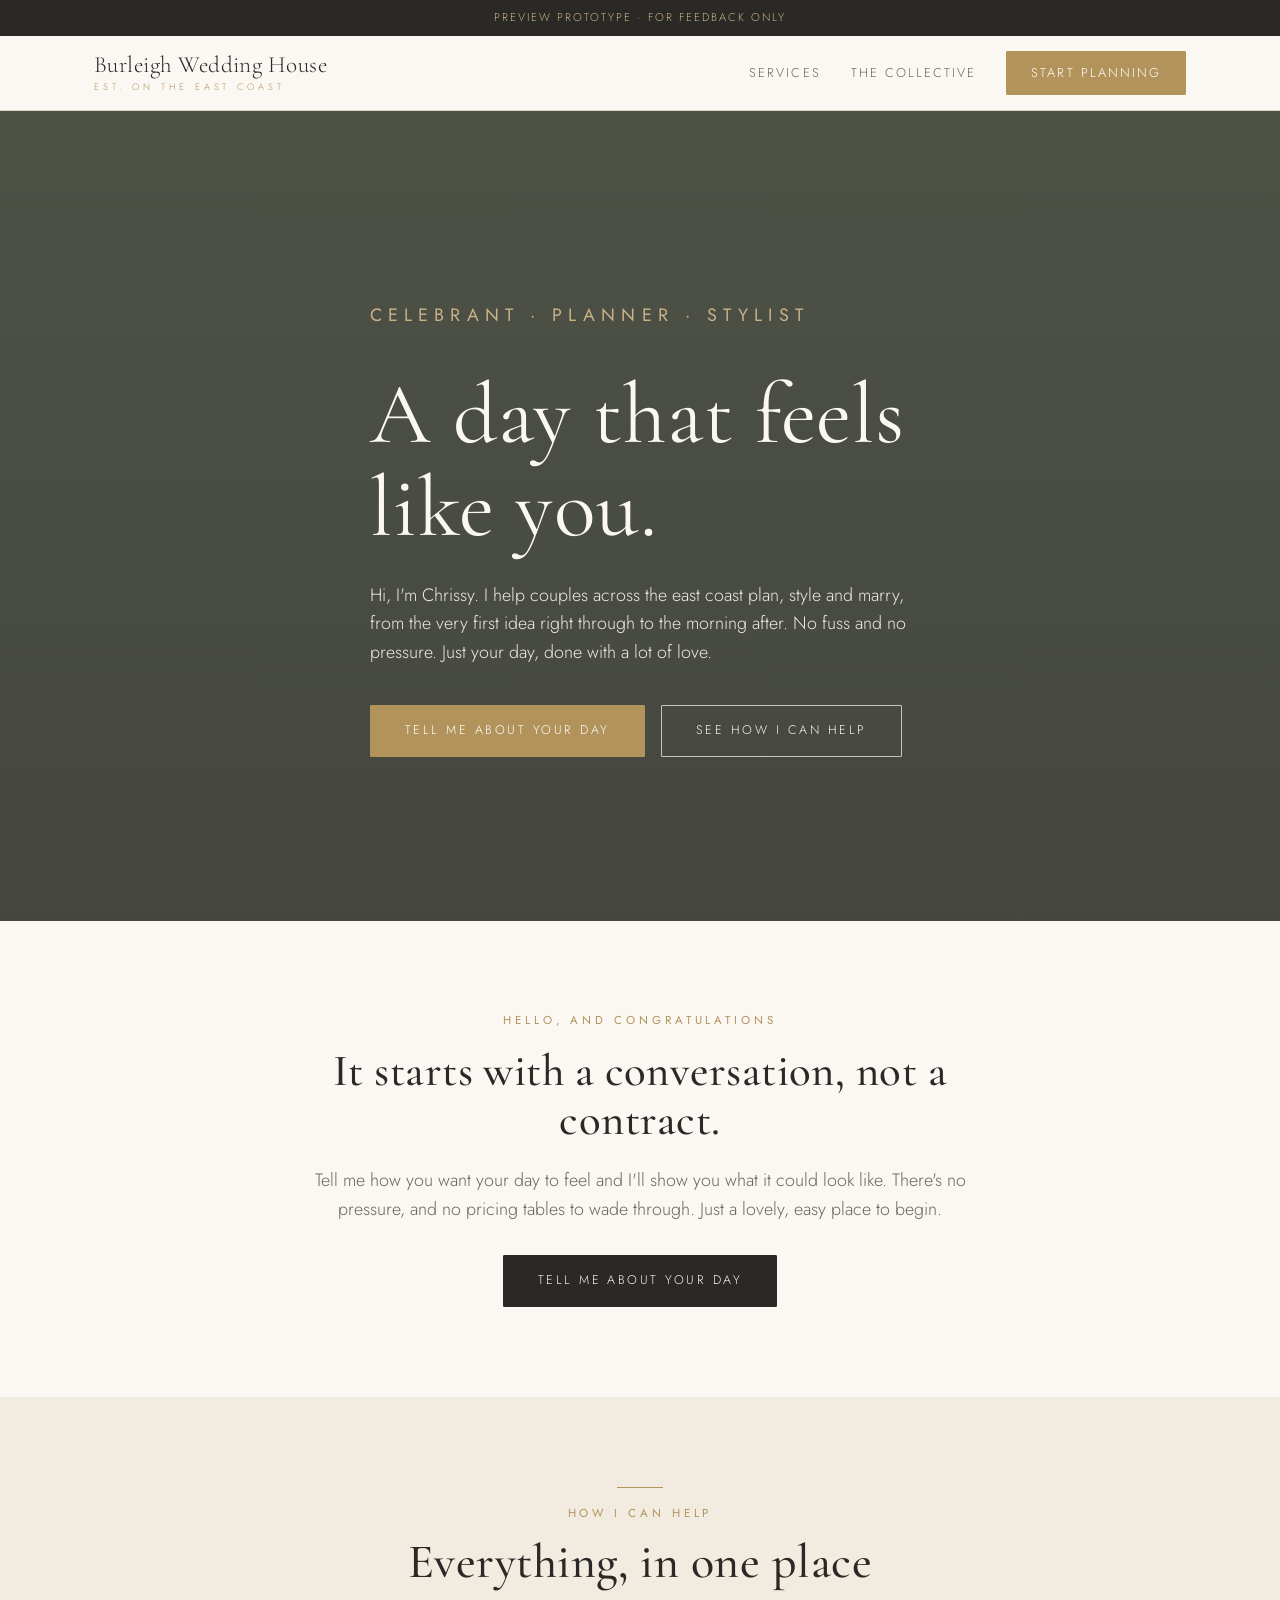
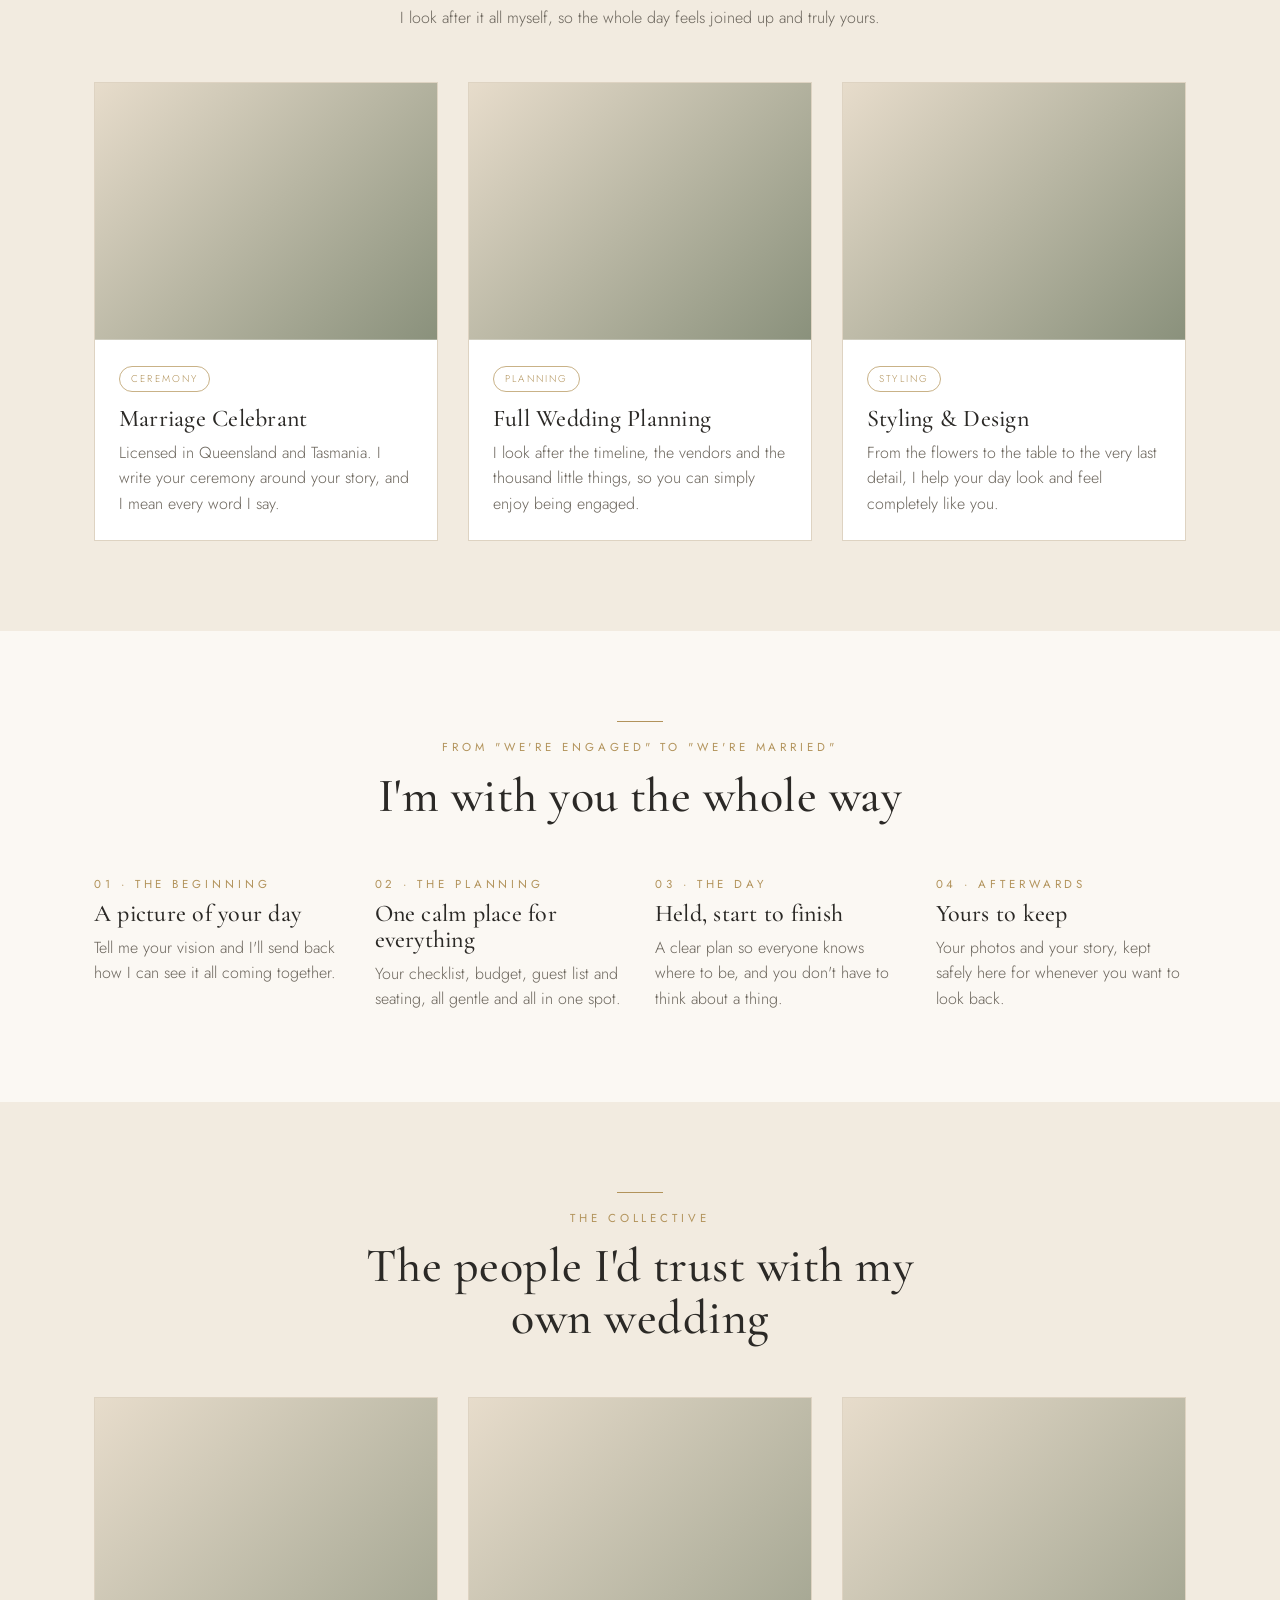
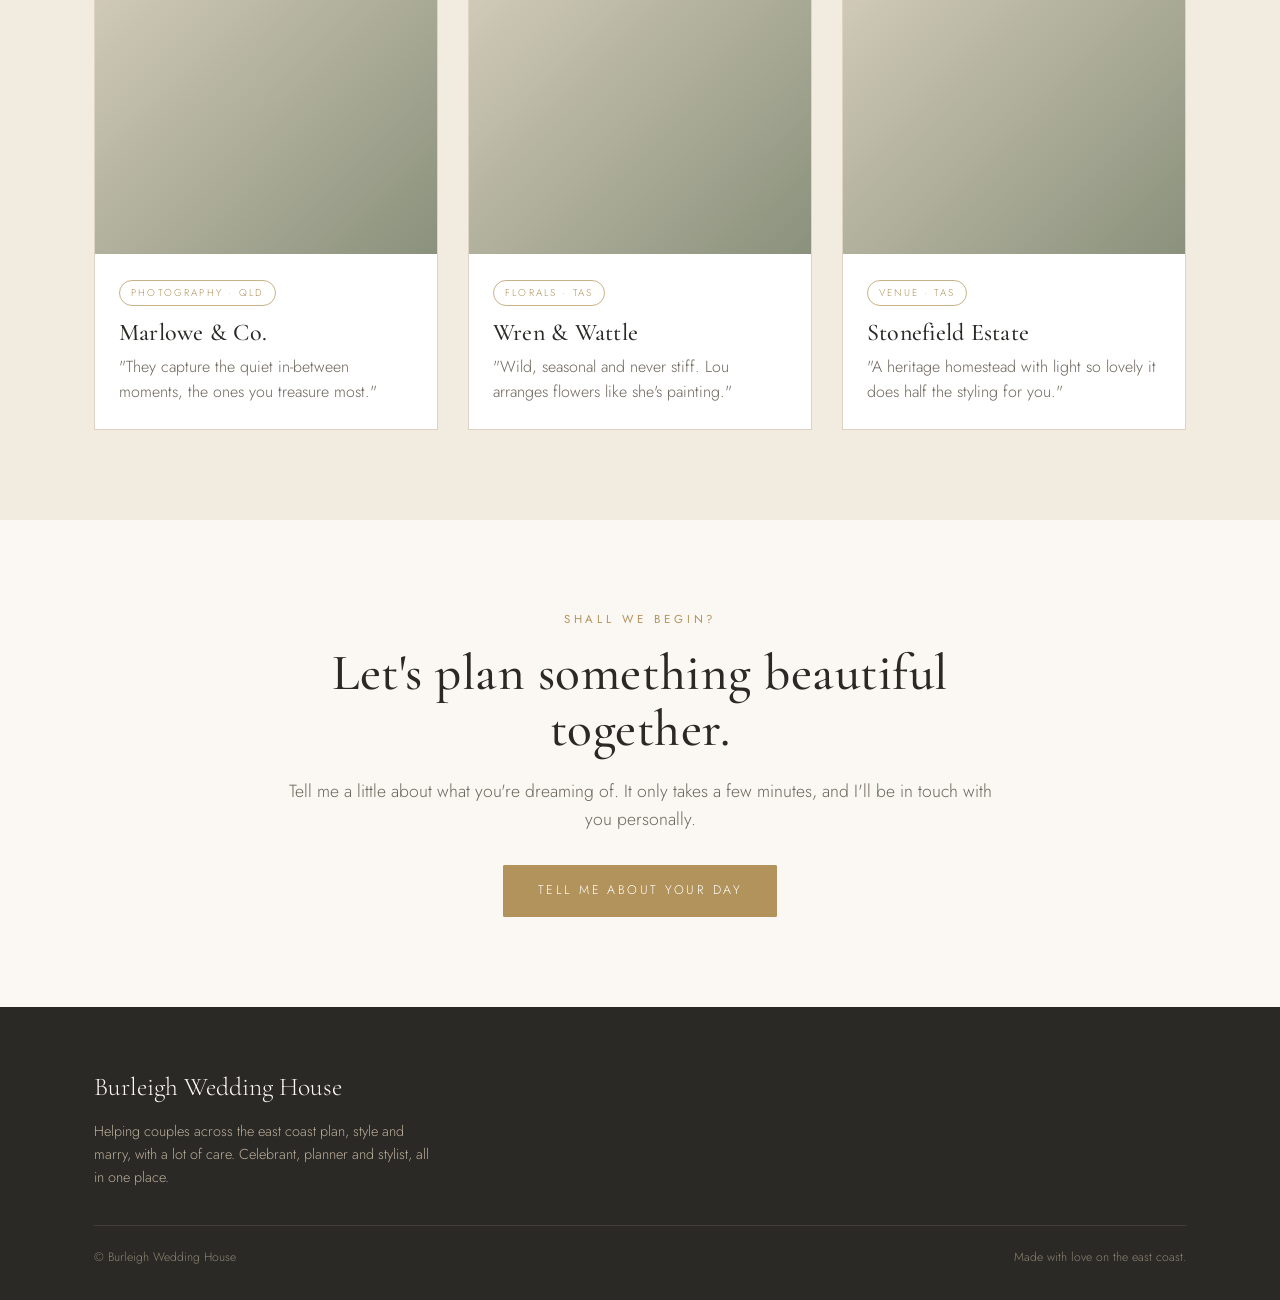
<file: prototype/index.html>
<!DOCTYPE html>
<html lang="en-AU">
<head>
<meta charset="UTF-8">
<meta name="viewport" content="width=device-width, initial-scale=1">
<title>Burleigh Wedding House</title>
<link rel="preconnect" href="https://fonts.googleapis.com">
<link rel="preconnect" href="https://fonts.gstatic.com" crossorigin>
<link href="https://fonts.googleapis.com/css2?family=Cormorant+Garamond:ital,wght@0,400;0,500;0,600;1,400&family=Jost:wght@300;400;500&display=swap" rel="stylesheet">
<style>
:root{--ivory:#FBF8F3;--cream:#F2EBE0;--sand:#E7DCCB;--blush:#EADFD5;--charcoal:#2B2926;--stone:#6B655C;--sage:#8A917C;--sage-deep:#5F6657;--gold:#B2935B;--gold-soft:#C9B287;--white:#fff;--line:#DED3C2;--shadow:0 18px 50px -24px rgba(43,41,38,.45);--shadow-soft:0 10px 30px -18px rgba(43,41,38,.35);--serif:'Cormorant Garamond',Georgia,serif;--sans:'Jost','Helvetica Neue',Arial,sans-serif}
*{box-sizing:border-box;margin:0;padding:0}
html{scroll-behavior:smooth}
body{font-family:var(--sans);color:var(--charcoal);background:var(--ivory);line-height:1.6;-webkit-font-smoothing:antialiased;font-weight:300}
img{display:block;max-width:100%}
a{color:inherit;text-decoration:none}
h1,h2,h3,h4{font-family:var(--serif);font-weight:500;line-height:1.08;letter-spacing:.01em}
.eyebrow{font-size:.72rem;letter-spacing:.34em;text-transform:uppercase;color:var(--gold);font-weight:400}
.muted{color:var(--stone)}
.wrap{max-width:1140px;margin:0 auto;padding:0 24px}
.narrow{max-width:760px;margin:0 auto}
.center{text-align:center}
.view{display:none}.view.active{display:block;animation:fade .5s ease}
@keyframes fade{from{opacity:0;transform:translateY(8px)}to{opacity:1;transform:none}}
.proto-note{background:var(--charcoal);color:var(--gold-soft);text-align:center;font-size:.7rem;letter-spacing:.18em;text-transform:uppercase;padding:9px}
.nav{position:sticky;top:0;z-index:50;background:rgba(251,248,243,.9);backdrop-filter:blur(10px);border-bottom:1px solid var(--line)}
.nav-inner{display:flex;align-items:center;justify-content:space-between;height:74px}
.brand{display:flex;flex-direction:column;line-height:1;cursor:pointer}
.brand .mark{font-family:var(--serif);font-size:1.45rem;letter-spacing:.02em}
.brand .sub{font-size:.58rem;letter-spacing:.42em;text-transform:uppercase;color:var(--gold);margin-top:5px}
.nav-links{display:flex;align-items:center;gap:30px}
.nav-links a{font-size:.8rem;letter-spacing:.16em;text-transform:uppercase;color:var(--stone);cursor:pointer;transition:color .2s}
.nav-links a:hover{color:var(--charcoal)}
.nav-toggle{display:none;background:none;border:0;font-size:1.5rem;cursor:pointer;color:var(--charcoal)}
.btn{display:inline-block;font-family:var(--sans);font-size:.78rem;letter-spacing:.2em;text-transform:uppercase;cursor:pointer;padding:15px 34px;border:1px solid var(--charcoal);background:var(--charcoal);color:var(--ivory);transition:all .25s;border-radius:1px}
.btn:hover{background:transparent;color:var(--charcoal)}
.btn-ghost{background:transparent;color:var(--charcoal)}.btn-ghost:hover{background:var(--charcoal);color:var(--ivory)}
.btn-gold{background:var(--gold);border-color:var(--gold);color:#fff}.btn-gold:hover{background:transparent;color:var(--gold)}
.btn-sm{padding:11px 24px;font-size:.7rem}
.hero{position:relative;min-height:90vh;display:flex;align-items:center;overflow:hidden}
.hero-bg{position:absolute;inset:0;background:linear-gradient(180deg,rgba(43,41,38,.34),rgba(43,41,38,.5)),var(--sage-deep);background-size:cover;background-position:center}
.hero-inner{position:relative;color:var(--ivory);max-width:760px;padding:80px 0}
.hero h1{font-size:clamp(2.8rem,7vw,5.4rem);font-weight:400}
.hero .eyebrow{color:var(--gold-soft)}
.hero p{font-size:1.12rem;max-width:540px;margin:26px 0 38px;color:rgba(251,248,243,.92)}
.hero-cta{display:flex;gap:16px;flex-wrap:wrap}
.hero .btn-ghost{border-color:rgba(251,248,243,.7);color:var(--ivory)}.hero .btn-ghost:hover{background:var(--ivory);color:var(--charcoal)}
.section{padding:90px 0}.section.tight{padding:60px 0}
.section-head{max-width:640px;margin:0 auto 52px;text-align:center}
.section-head h2{font-size:clamp(2rem,4.4vw,3rem);margin:14px 0 16px}
.bg-cream{background:var(--cream)}
.bg-sage{background:var(--sage-deep);color:var(--ivory)}.bg-sage .muted{color:rgba(251,248,243,.78)}.bg-sage .eyebrow{color:var(--gold-soft)}
.rule{width:46px;height:1px;background:var(--gold);margin:0 auto}
.grid{display:grid;gap:30px}.g3{grid-template-columns:repeat(3,1fr)}.g2{grid-template-columns:repeat(2,1fr)}.g4{grid-template-columns:repeat(4,1fr)}
.card{background:var(--white);border:1px solid var(--line);overflow:hidden;transition:transform .3s,box-shadow .3s}
.card:hover{transform:translateY(-5px);box-shadow:var(--shadow)}
.card .ph{aspect-ratio:4/3;background:linear-gradient(135deg,var(--sand),var(--sage));background-size:cover;background-position:center}
.card .ph.tall{aspect-ratio:3/4}
.card-body{padding:24px}.card-body h3{font-size:1.5rem;margin-bottom:8px}
.tag{display:inline-block;font-size:.62rem;letter-spacing:.22em;text-transform:uppercase;color:var(--gold);border:1px solid var(--gold-soft);padding:4px 11px;border-radius:40px;margin-bottom:14px}
.consult{max-width:680px;margin:0 auto}
.step{display:none}.step.active{display:block;animation:fade .45s ease}
.q-eyebrow{color:var(--gold);font-size:.72rem;letter-spacing:.3em;text-transform:uppercase}
.step h2{font-size:clamp(1.8rem,4vw,2.6rem);margin:12px 0 28px}
.field{margin-bottom:20px;text-align:left}
.field label{display:block;font-size:.74rem;letter-spacing:.16em;text-transform:uppercase;color:var(--stone);margin-bottom:9px}
.field input,.field textarea,.field select{width:100%;padding:15px 16px;border:1px solid var(--line);background:var(--white);font-family:var(--sans);font-size:1rem;color:var(--charcoal);border-radius:2px;font-weight:300}
.field textarea{min-height:110px;resize:vertical}
.field input:focus,.field textarea:focus,.field select:focus{outline:none;border-color:var(--gold)}
.choices{display:grid;grid-template-columns:repeat(2,1fr);gap:12px}
.choice{border:1px solid var(--line);background:var(--white);padding:18px 14px;text-align:center;cursor:pointer;border-radius:2px;transition:all .2s;font-size:.95rem}
.choice .ic{font-family:var(--serif);font-size:1.3rem;display:block;margin-bottom:6px;color:var(--gold)}
.choice:hover{border-color:var(--gold-soft)}
.choice.sel{border-color:var(--gold);background:var(--blush);box-shadow:inset 0 0 0 1px var(--gold)}
.step-nav{display:flex;justify-content:space-between;align-items:center;margin-top:32px}
.progress{height:2px;background:var(--line);margin-bottom:38px;border-radius:2px;overflow:hidden}
.progress span{display:block;height:100%;background:var(--gold);width:20%;transition:width .4s}
.link-back{background:none;border:0;cursor:pointer;color:var(--stone);font-family:var(--sans);font-size:.76rem;letter-spacing:.18em;text-transform:uppercase}
.link-back:hover{color:var(--charcoal)}
.loader{text-align:center;padding:70px 0;display:none}.loader.active{display:block}
.ring{width:46px;height:46px;border:2px solid var(--line);border-top-color:var(--gold);border-radius:50%;margin:0 auto 26px;animation:spin 1s linear infinite}
@keyframes spin{to{transform:rotate(360deg)}}
.story-card{background:var(--white);border:1px solid var(--line);padding:46px;box-shadow:var(--shadow-soft);text-align:left}
.story-card h2{font-size:2.2rem;margin-bottom:6px}
.story-card .by{font-size:.74rem;letter-spacing:.2em;text-transform:uppercase;color:var(--gold);margin-bottom:24px}
.story-card p{font-size:1.12rem;line-height:1.85;color:#3c3a35;margin-bottom:16px}
.moodboard{display:grid;grid-template-columns:repeat(4,1fr);grid-auto-rows:120px;gap:9px}
.moodboard .m{background:linear-gradient(135deg,var(--sand),var(--sage));background-size:cover;background-position:center;border-radius:2px}
.moodboard .m.big{grid-column:span 2;grid-row:span 2}
.voice{display:flex;gap:16px;align-items:center;background:var(--blush);border:1px solid var(--gold-soft);padding:20px 22px;border-radius:4px;margin-top:28px}
.voice .av{width:50px;height:50px;border-radius:50%;background:var(--sage-deep);color:var(--ivory);display:flex;align-items:center;justify-content:center;font-family:var(--serif);font-size:1.4rem;flex-shrink:0}
.voice .play{width:38px;height:38px;border-radius:50%;background:var(--gold);color:#fff;display:flex;align-items:center;justify-content:center;flex-shrink:0;margin-left:auto;cursor:pointer}
.dash-hero{background:var(--sage-deep);color:var(--ivory);padding:54px 0;text-align:center}
.dash-hero .count{font-family:var(--serif);font-size:clamp(3rem,9vw,5rem);line-height:1;color:var(--gold-soft)}
.dash-grid{display:grid;grid-template-columns:1.4fr 1fr;gap:26px;margin-top:-46px;padding-bottom:90px}
.panel{background:var(--white);border:1px solid var(--line);padding:28px;box-shadow:var(--shadow-soft);border-radius:3px}
.panel h3{font-size:1.5rem}.panel .head{display:flex;justify-content:space-between;align-items:center;margin-bottom:16px}
.panel .head a{font-size:.7rem;letter-spacing:.16em;text-transform:uppercase;color:var(--gold)}
.todo{display:flex;align-items:center;gap:12px;padding:12px 0;border-bottom:1px solid var(--cream)}.todo:last-child{border-bottom:0}
.box{width:19px;height:19px;border:1.5px solid var(--sage);border-radius:3px;flex-shrink:0;position:relative}
.todo.done .box{background:var(--sage)}.todo.done .box::after{content:"✓";color:#fff;position:absolute;inset:0;display:flex;align-items:center;justify-content:center;font-size:.7rem}
.todo.done span{color:var(--stone);text-decoration:line-through}
.todo small{margin-left:auto;color:var(--gold);font-size:.68rem;letter-spacing:.1em;text-transform:uppercase}
.bar{height:9px;background:var(--cream);border-radius:6px;overflow:hidden;margin:8px 0 4px}.bar span{display:block;height:100%;background:linear-gradient(90deg,var(--gold),var(--gold-soft))}
.bud-row{display:flex;justify-content:space-between;font-size:.86rem;margin-bottom:12px}
.mini-mood{display:grid;grid-template-columns:repeat(3,1fr);gap:7px}
.mini-mood div{aspect-ratio:1;background:linear-gradient(135deg,var(--sand),var(--sage));border-radius:2px;background-size:cover;background-position:center}
.unlock{background:linear-gradient(160deg,#34392f,#5F6657);color:var(--ivory);padding:32px;border-radius:3px;box-shadow:var(--shadow)}
.unlock .eyebrow{color:var(--gold-soft)}.unlock h3{color:var(--ivory);font-size:1.7rem;margin:10px 0}
.unlock p{color:rgba(251,248,243,.85);font-size:.96rem;margin-bottom:20px}
.unlock .opt{display:flex;gap:14px;align-items:flex-start;padding:16px 0;border-top:1px solid rgba(251,248,243,.18)}
.unlock .opt .k{font-family:var(--serif);color:var(--gold-soft);font-size:1.2rem;min-width:24px}
.unlock .opt b{font-weight:500;display:block;font-size:.98rem}.unlock .opt small{color:rgba(251,248,243,.7)}
.foot{background:var(--charcoal);color:var(--sand);padding:60px 0 32px}
.foot .mark{font-family:var(--serif);font-size:1.6rem;color:var(--ivory)}
.foot p{font-size:.9rem;color:#b9ad99;margin-top:12px;max-width:340px}
.foot-bot{border-top:1px solid #423f3a;margin-top:36px;padding-top:22px;font-size:.76rem;color:#8d8472;display:flex;justify-content:space-between;flex-wrap:wrap;gap:10px}
@media(max-width:880px){
.nav-links{position:fixed;inset:74px 0 auto 0;background:var(--ivory);flex-direction:column;gap:0;padding:10px 24px 24px;border-bottom:1px solid var(--line);display:none}
.nav-links.open{display:flex}.nav-links a{padding:14px 0;border-bottom:1px solid var(--cream);width:100%}
.nav-toggle{display:block}
.g3,.g4,.g2,.dash-grid{grid-template-columns:1fr}.dash-grid{margin-top:26px}
.moodboard{grid-template-columns:repeat(2,1fr)}.story-card{padding:28px}.section{padding:60px 0}
}
</style>
</head>
<body>
<div class="proto-note">Preview prototype · for feedback only</div>

<nav class="nav"><div class="wrap nav-inner">
  <div class="brand" onclick="go('home')"><span class="mark">Burleigh Wedding House</span><span class="sub">Est. on the East Coast</span></div>
  <button class="nav-toggle" onclick="document.getElementById('navLinks').classList.toggle('open')">☰</button>
  <div class="nav-links" id="navLinks">
    <a onclick="go('home');jump('services')">Services</a>
    <a onclick="go('home');jump('collective')">The Collective</a>
    <a class="btn btn-sm btn-gold" style="color:#fff" onclick="startConsult()">Start Planning</a>
  </div>
</div></nav>

<!-- ============ HOME ============ -->
<div class="view active" id="view-home">
  <header class="hero">
    <div class="hero-bg" data-img="https://images.unsplash.com/photo-1519225421980-715cb0215aed?auto=format&fit=crop&w=1900&q=70"></div>
    <div class="wrap hero-inner">
      <p class="eyebrow">Celebrant · Planner · Stylist</p>
      <h1>A day that feels<br>like you.</h1>
      <p>Hi, I'm Chrissy. I help couples across the east coast plan, style and marry, from the very first idea right through to the morning after. No fuss and no pressure. Just your day, done with a lot of love.</p>
      <div class="hero-cta">
        <a class="btn btn-gold" onclick="startConsult()">Tell me about your day</a>
        <a class="btn btn-ghost" onclick="jump('services')">See how I can help</a>
      </div>
    </div>
  </header>

  <section class="section center"><div class="wrap narrow">
    <p class="eyebrow">Hello, and congratulations</p>
    <h2 style="font-size:clamp(1.9rem,4vw,2.8rem);margin:18px 0 22px">It starts with a conversation, not a contract.</h2>
    <p class="muted" style="font-size:1.12rem">Tell me how you want your day to feel and I'll show you what it could look like. There's no pressure, and no pricing tables to wade through. Just a lovely, easy place to begin.</p>
    <div style="margin-top:32px"><a class="btn" onclick="startConsult()">Tell me about your day</a></div>
  </div></section>

  <section class="section bg-cream" id="services"><div class="wrap">
    <div class="section-head"><div class="rule"></div><p class="eyebrow" style="margin-top:16px">How I can help</p><h2>Everything, in one place</h2><p class="muted">I look after it all myself, so the whole day feels joined up and truly yours.</p></div>
    <div class="grid g3">
      <div class="card"><div class="ph" data-img="https://images.unsplash.com/photo-1606800052052-a08af7148866?auto=format&fit=crop&w=900&q=70"></div><div class="card-body"><span class="tag">Ceremony</span><h3>Marriage Celebrant</h3><p class="muted">Licensed in Queensland and Tasmania. I write your ceremony around your story, and I mean every word I say.</p></div></div>
      <div class="card"><div class="ph" data-img="https://images.unsplash.com/photo-1464366400600-7168b8af9bc3?auto=format&fit=crop&w=900&q=70"></div><div class="card-body"><span class="tag">Planning</span><h3>Full Wedding Planning</h3><p class="muted">I look after the timeline, the vendors and the thousand little things, so you can simply enjoy being engaged.</p></div></div>
      <div class="card"><div class="ph" data-img="https://images.unsplash.com/photo-1522673607200-164d1b6ce486?auto=format&fit=crop&w=900&q=70"></div><div class="card-body"><span class="tag">Styling</span><h3>Styling &amp; Design</h3><p class="muted">From the flowers to the table to the very last detail, I help your day look and feel completely like you.</p></div></div>
    </div>
  </div></section>

  <section class="section"><div class="wrap">
    <div class="section-head"><div class="rule"></div><p class="eyebrow" style="margin-top:16px">From "we're engaged" to "we're married"</p><h2>I'm with you the whole way</h2></div>
    <div class="grid g4">
      <div><p class="eyebrow">01 · The beginning</p><h3 style="font-size:1.5rem;margin:8px 0">A picture of your day</h3><p class="muted">Tell me your vision and I'll send back how I can see it all coming together.</p></div>
      <div><p class="eyebrow">02 · The planning</p><h3 style="font-size:1.5rem;margin:8px 0">One calm place for everything</h3><p class="muted">Your checklist, budget, guest list and seating, all gentle and all in one spot.</p></div>
      <div><p class="eyebrow">03 · The day</p><h3 style="font-size:1.5rem;margin:8px 0">Held, start to finish</h3><p class="muted">A clear plan so everyone knows where to be, and you don't have to think about a thing.</p></div>
      <div><p class="eyebrow">04 · Afterwards</p><h3 style="font-size:1.5rem;margin:8px 0">Yours to keep</h3><p class="muted">Your photos and your story, kept safely here for whenever you want to look back.</p></div>
    </div>
  </div></section>

  <section class="section bg-cream" id="collective"><div class="wrap">
    <div class="section-head"><div class="rule"></div><p class="eyebrow" style="margin-top:16px">The Collective</p><h2>The people I'd trust with my own wedding</h2></div>
    <div class="grid g3">
      <div class="card"><div class="ph tall" data-img="https://images.unsplash.com/photo-1519741497674-611481863552?auto=format&fit=crop&w=900&q=70"></div><div class="card-body"><span class="tag">Photography · QLD</span><h3>Marlowe &amp; Co.</h3><p class="muted">"They capture the quiet in-between moments, the ones you treasure most."</p></div></div>
      <div class="card"><div class="ph tall" data-img="https://images.unsplash.com/photo-1522673607200-164d1b6ce486?auto=format&fit=crop&w=900&q=70"></div><div class="card-body"><span class="tag">Florals · TAS</span><h3>Wren &amp; Wattle</h3><p class="muted">"Wild, seasonal and never stiff. Lou arranges flowers like she's painting."</p></div></div>
      <div class="card"><div class="ph tall" data-img="https://images.unsplash.com/photo-1519671482749-fd09be7ccebf?auto=format&fit=crop&w=900&q=70"></div><div class="card-body"><span class="tag">Venue · TAS</span><h3>Stonefield Estate</h3><p class="muted">"A heritage homestead with light so lovely it does half the styling for you."</p></div></div>
    </div>
  </div></section>

  <section class="section center"><div class="wrap narrow">
    <p class="eyebrow">Shall we begin?</p>
    <h2 style="font-size:clamp(2rem,5vw,3.2rem);margin:18px 0 20px">Let's plan something beautiful together.</h2>
    <p class="muted" style="font-size:1.1rem">Tell me a little about what you're dreaming of. It only takes a few minutes, and I'll be in touch with you personally.</p>
    <div style="margin-top:32px"><a class="btn btn-gold" onclick="startConsult()">Tell me about your day</a></div>
  </div></section>

  <footer class="foot"><div class="wrap">
    <span class="mark">Burleigh Wedding House</span>
    <p>Helping couples across the east coast plan, style and marry, with a lot of care. Celebrant, planner and stylist, all in one place.</p>
    <div class="foot-bot"><span>© Burleigh Wedding House</span><span>Made with love on the east coast.</span></div>
  </div></footer>
</div>

<!-- ============ CONSULTATION ============ -->
<div class="view" id="view-consult">
  <section class="section"><div class="wrap consult">
    <div id="formArea">
      <div class="center" style="margin-bottom:34px">
        <p class="eyebrow">Let's begin</p>
        <h2 style="font-size:clamp(1.9rem,4.5vw,2.8rem);margin-top:14px">Tell me about your day</h2>
        <p class="muted">Just a few gentle questions, in your own time. There are no wrong answers here.</p>
      </div>
      <div class="progress"><span id="prog"></span></div>

      <div class="step active">
        <p class="q-eyebrow">First things first</p><h2>Who's getting married?</h2>
        <div class="field"><label>Your names</label><input name="names" placeholder="e.g. Ella &amp; James"></div>
        <div class="field"><label>Your partner's email (optional)</label><input name="partnerEmail" type="email" placeholder="I'll send them a lovely invite to plan alongside you"></div>
        <div class="step-nav"><span></span><button class="btn" onclick="next()">Continue</button></div>
      </div>

      <div class="step">
        <p class="q-eyebrow">Setting the scene</p><h2>Where and when?</h2>
        <div class="field"><label>Where do you imagine it?</label><input name="location" placeholder="e.g. Tamar Valley, Tasmania"></div>
        <div class="field"><label>Season</label><select name="season"><option value="">Choose…</option><option>Spring</option><option>Summer</option><option>Autumn</option><option>Winter</option><option>Still deciding</option></select></div>
        <div class="field"><label>A date in mind? (optional)</label><input type="date" name="date"></div>
        <div class="step-nav"><button class="link-back" onclick="back()">← Back</button><button class="btn" onclick="next()">Continue</button></div>
      </div>

      <div class="step">
        <p class="q-eyebrow">The heart of it</p><h2>How would you like it to feel?</h2>
        <div class="choices">
          <div class="choice" onclick="pick(this,'Coastal &amp; relaxed')"><span class="ic">≈</span>Coastal &amp; relaxed</div>
          <div class="choice" onclick="pick(this,'Moody &amp; romantic')"><span class="ic">❦</span>Moody &amp; romantic</div>
          <div class="choice" onclick="pick(this,'Heritage &amp; timeless')"><span class="ic">✦</span>Heritage &amp; timeless</div>
          <div class="choice" onclick="pick(this,'Wild &amp; natural')"><span class="ic">❧</span>Wild &amp; natural</div>
        </div>
        <div class="field" style="margin-top:24px"><label>In your own words (optional)</label><textarea name="words" placeholder="Long tables, our favourite people, lots of laughing, nothing too formal…"></textarea></div>
        <div class="step-nav"><button class="link-back" onclick="back()">← Back</button><button class="btn" onclick="next()">Continue</button></div>
      </div>

      <div class="step">
        <p class="q-eyebrow">The shape of the day</p><h2>A few practical bits</h2>
        <div class="field"><label>Roughly how many guests?</label><input name="guests" placeholder="e.g. 60"></div>
        <div class="field"><label>A budget you're working toward? (optional)</label><input name="budget" placeholder="e.g. $35,000"></div>
        <div class="step-nav"><button class="link-back" onclick="back()">← Back</button><button class="btn" onclick="next()">Almost there</button></div>
      </div>

      <div class="step">
        <p class="q-eyebrow">Last thing</p><h2>That's everything I need</h2>
        <p class="muted" style="margin-bottom:22px">Pop your email in and I'll save your details and be in touch with you personally. There's no password and no sign up. It will simply be here when you come back.</p>
        <div class="field"><label>Email</label><input type="email" name="email" placeholder="you@email.com"></div>
        <div class="step-nav"><button class="link-back" onclick="back()">← Back</button><button class="btn btn-gold" onclick="generate()">See your day</button></div>
      </div>
    </div>

    <div class="loader" id="loader">
      <div class="ring"></div><p class="eyebrow">One moment</p>
      <h2 style="font-size:1.8rem;margin-top:10px">Putting your day together…</h2>
      <p class="muted">This will only take a moment.</p>
    </div>
  </div></section>
</div>

<!-- ============ RESULTS ============ -->
<div class="view" id="view-results">
  <section class="section"><div class="wrap consult">
    <div class="center" style="margin-bottom:30px"><p class="eyebrow">A note from me</p><h2 style="font-size:clamp(1.9rem,4.5vw,2.8rem);margin-top:12px">Here's how I see your day</h2></div>
    <div class="story-card">
      <h2 id="storyTitle">Your Wedding</h2>
      <p class="by">Chrissy · Burleigh Wedding House</p>
      <p id="storyText"></p>
      <h3 style="font-size:1.4rem;margin:32px 0 14px">A little inspiration</h3>
      <div class="moodboard" id="mood"><div class="m big"></div><div class="m"></div><div class="m"></div><div class="m"></div><div class="m"></div><div class="m"></div></div>
      <div class="voice"><div class="av">C</div><div><b style="font-weight:500">A note from me is on its way</b><br><small class="muted">I'll send you a personal voice note in the next day or so, just to say hello properly.</small></div><div class="play">▶</div></div>
    </div>
    <div class="center" style="margin-top:38px"><p class="muted" style="margin-bottom:18px">I've saved all of this to Your Wedding, your own private space to plan.</p><a class="btn btn-gold" onclick="openDash()">Open Your Wedding →</a></div>
  </div></section>
</div>

<!-- ============ DASHBOARD ============ -->
<div class="view" id="view-dash">
  <section class="dash-hero"><div class="wrap">
    <p class="eyebrow" id="greet">Welcome back</p>
    <p class="muted" id="dashStory" style="max-width:560px;margin:14px auto 26px">Your day is taking shape beautifully.</p>
    <div class="count" id="countdown">—</div>
    <p class="eyebrow" style="margin-top:8px">days to go</p>
  </div></section>
  <div class="wrap"><div class="dash-grid">
    <div>
      <div class="panel" style="margin-bottom:24px">
        <div class="head"><h3>Your checklist</h3><a onclick="openChecklist()" style="cursor:pointer">View all →</a></div>
        <div class="todo done"><span class="box"></span><span>Set your date and vision</span><small>Done</small></div>
        <div class="todo done"><span class="box"></span><span>Save how you'd like it to feel</span><small>Done</small></div>
        <div class="todo"><span class="box"></span><span>Book your celebrant</span><small>9 to 12 mo</small></div>
        <div class="todo"><span class="box"></span><span>Confirm your venue</span><small>9 to 12 mo</small></div>
        <div class="todo"><span class="box"></span><span>Begin your guest list</span><small>9 to 12 mo</small></div>
        <p class="muted" style="font-size:.85rem;margin-top:14px">Made just for you, around your date and your day.</p>
      </div>
      <div class="grid g2" style="gap:24px">
        <div class="panel"><div class="head"><h3>Budget</h3><a onclick="openBudget()" style="cursor:pointer">View all →</a></div>
          <div class="bud-row"><span class="muted">Allocated</span><b id="budSpent">$11,900</b></div>
          <div class="bar"><span id="budBar" style="width:34%"></span></div>
          <div class="bud-row" style="margin-top:6px"><span class="muted">Total</span><b id="budTotal">$35,000</b></div>
          <p class="muted" style="font-size:.82rem;margin-top:8px">A gentle starting point, based on real east coast weddings.</p>
        </div>
        <div class="panel"><div class="head"><h3>Your inspiration</h3></div>
          <div class="mini-mood">
            <div data-img="https://images.unsplash.com/photo-1522673607200-164d1b6ce486?auto=format&fit=crop&w=500&q=70"></div>
            <div data-img="https://images.unsplash.com/photo-1606800052052-a08af7148866?auto=format&fit=crop&w=500&q=70"></div>
            <div data-img="https://images.unsplash.com/photo-1464366400600-7168b8af9bc3?auto=format&fit=crop&w=500&q=70"></div>
            <div data-img="https://images.unsplash.com/photo-1519671482749-fd09be7ccebf?auto=format&fit=crop&w=500&q=70"></div>
            <div data-img="https://images.unsplash.com/photo-1594552072238-b8a33785b261?auto=format&fit=crop&w=500&q=70"></div>
            <div data-img="https://images.unsplash.com/photo-1511285560929-80b456fea0bc?auto=format&fit=crop&w=500&q=70"></div>
          </div>
        </div>
      </div>
      <div class="panel" style="margin-top:24px">
        <div class="head"><h3>Your team &amp; suppliers</h3><a onclick="go('home');jump('collective')" style="cursor:pointer">Browse →</a></div>
        <div class="todo"><span class="box" style="background:var(--sage);border-color:var(--sage)"></span><span>Celebrant, planning &amp; styling (that's me)</span><small>Sorted</small></div>
        <div class="todo"><span class="box"></span><span>Photographer</span><small>Browse</small></div>
        <div class="todo"><span class="box"></span><span>Florist</span><small>Browse</small></div>
        <div class="todo"><span class="box"></span><span>Venue</span><small>Browse</small></div>
        <div class="todo"><span class="box"></span><span>Cake &amp; catering</span><small>Browse</small></div>
        <p class="muted" style="font-size:.85rem;margin-top:14px">With me, the heart of your team is already sorted. I'll help you find the rest, from people I genuinely trust.</p>
      </div>
      <div class="grid g3" style="gap:16px;margin-top:24px">
        <div class="card" onclick="openGuests()" style="cursor:pointer"><div class="card-body center"><h3 style="font-size:1.25rem">Guest list</h3><p class="muted" style="font-size:.84rem">RSVPs &amp; groups</p></div></div>
        <div class="card" onclick="openSeating()" style="cursor:pointer"><div class="card-body center"><h3 style="font-size:1.25rem">Seating plan</h3><p class="muted" style="font-size:.84rem">Who sits where</p></div></div>
        <div class="card" onclick="go('quote')" style="cursor:pointer"><div class="card-body center"><h3 style="font-size:1.25rem">Request a quote</h3><p class="muted" style="font-size:.84rem">From The Collective</p></div></div>
        <div class="card" onclick="openWebsite()" style="cursor:pointer"><div class="card-body center"><h3 style="font-size:1.25rem">Wedding website</h3><p class="muted" style="font-size:.84rem">Drafted for you</p></div></div>
      </div>
    </div>
    <div>
      <div class="unlock">
        <p class="eyebrow">When you're ready for more</p>
        <h3>Let's do this together.</h3>
        <p>Everything you've seen so far is yours to use, for free, always. When you're ready for the full planning suite, there are two lovely ways in.</p>
        <div class="opt"><span class="k">1</span><div><b>Have a chat with me</b><small>Book a free, no pressure call. The moment we've spoken, everything opens up for you. There's no charge. It's simply part of working together.</small></div></div>
        <div class="opt"><span class="k">2</span><div><b>Join Burleigh Bride</b><small>Would you rather get started on your own? Join Burleigh Bride and unlock everything yourself. I'll still send you a warm welcome when you do.</small></div></div>
        <div style="margin-top:24px;display:flex;flex-direction:column;gap:12px">
          <a class="btn btn-gold" style="text-align:center">Book a free chat with me</a>
          <a class="btn btn-ghost" style="text-align:center;border-color:rgba(251,248,243,.6);color:var(--ivory)">Explore Burleigh Bride</a>
        </div>
      </div>
      <div class="panel" style="margin-top:24px">
        <div class="voice" style="margin-top:0;flex-direction:column;text-align:center;gap:12px">
          <div class="av" style="margin:0 auto">C</div>
          <div><b style="font-weight:500">Chrissy left you a voice note</b><br><small class="muted">"I've just read through your vision, and honestly, it's going to be beautiful."</small></div>
          <div class="play" style="margin:0 auto">▶</div>
        </div>
      </div>
    </div>
  </div></div>
</div>

<!-- ============ CHECKLIST ============ -->
<div class="view" id="view-checklist">
  <section class="section"><div class="wrap" style="max-width:760px">
    <a class="link-back" onclick="go('dash')" style="display:inline-block;margin-bottom:22px">← Back to Your Wedding</a>
    <p class="eyebrow">Your checklist</p>
    <h2 style="font-size:clamp(1.9rem,4.5vw,2.6rem);margin:12px 0 12px">Everything, in the right order</h2>
    <p class="muted">I've put this together around your day, sorted so the next thing is always at the top. Tick things off as you go, and add your own whenever you like.</p>
    <div style="display:flex;justify-content:space-between;align-items:flex-end;margin:28px 0 8px"><b id="cl-count">0 of 0 done</b><span class="muted" style="font-size:.84rem">You're doing beautifully</span></div>
    <div class="bar"><span id="cl-bar" style="width:0"></span></div>
    <div id="cl-groups" style="margin:34px 0"></div>
    <div style="background:var(--white);border:1px solid var(--line);padding:22px;border-radius:3px;display:flex;gap:12px;align-items:flex-end">
      <div style="flex:1;text-align:left"><label style="display:block;font-size:.74rem;letter-spacing:.16em;text-transform:uppercase;color:var(--stone);margin-bottom:9px">Add your own</label><input id="cl-new" placeholder="e.g. Book a hair and makeup trial" style="width:100%;padding:13px 15px;border:1px solid var(--line);font-family:var(--sans);font-size:1rem;border-radius:2px;font-weight:300"></div>
      <button class="btn btn-sm" onclick="addCL()" style="white-space:nowrap">Add</button>
    </div>
  </div></section>
</div>

<!-- ============ BUDGET ============ -->
<div class="view" id="view-budget">
  <section class="section"><div class="wrap" style="max-width:760px">
    <a class="link-back" onclick="go('dash')" style="display:inline-block;margin-bottom:22px">← Back to Your Wedding</a>
    <p class="eyebrow">Your budget</p>
    <h2 style="font-size:clamp(1.9rem,4.5vw,2.6rem);margin:12px 0 12px">A gentle plan for the money</h2>
    <p class="muted">Here's a sensible way to spread things, based on real east coast weddings. Change your total and everything updates. As real quotes come in, we'll track them here too.</p>
    <div style="background:var(--white);border:1px solid var(--line);padding:22px;border-radius:3px;margin:26px 0;display:flex;gap:14px;align-items:flex-end;flex-wrap:wrap">
      <div style="flex:1;min-width:200px;text-align:left"><label style="display:block;font-size:.74rem;letter-spacing:.16em;text-transform:uppercase;color:var(--stone);margin-bottom:9px">Your total budget</label><input id="bdg-total" type="text" value="$35,000" style="width:100%;padding:13px 15px;border:1px solid var(--line);font-family:var(--sans);font-size:1.1rem;border-radius:2px;font-weight:300"></div>
      <button class="btn btn-sm" onclick="recalcBudget()">Update</button>
    </div>
    <div id="bdg-rows"></div>
  </div></section>
</div>

<!-- ============ GUESTS ============ -->
<div class="view" id="view-guests">
  <section class="section"><div class="wrap" style="max-width:760px">
    <a class="link-back" onclick="go('dash')" style="display:inline-block;margin-bottom:22px">← Back to Your Wedding</a>
    <p class="eyebrow">Your guests</p>
    <h2 style="font-size:clamp(1.9rem,4.5vw,2.6rem);margin:12px 0 12px">Everyone you love, in one place</h2>
    <p class="muted">Add your guests, pop them into groups, and keep track of who's coming. When you build your seating plan, everyone here will be ready and waiting.</p>
    <div class="grid g4" style="gap:12px;margin:26px 0">
      <div class="panel" style="padding:18px;text-align:center"><div style="font-family:var(--serif);font-size:1.9rem" id="g-total">0</div><small class="muted" style="text-transform:uppercase;letter-spacing:.12em;font-size:.62rem">Invited</small></div>
      <div class="panel" style="padding:18px;text-align:center"><div style="font-family:var(--serif);font-size:1.9rem;color:var(--sage)" id="g-coming">0</div><small class="muted" style="text-transform:uppercase;letter-spacing:.12em;font-size:.62rem">Coming</small></div>
      <div class="panel" style="padding:18px;text-align:center"><div style="font-family:var(--serif);font-size:1.9rem;color:var(--gold)" id="g-await">0</div><small class="muted" style="text-transform:uppercase;letter-spacing:.12em;font-size:.62rem">Awaiting</small></div>
      <div class="panel" style="padding:18px;text-align:center"><div style="font-family:var(--serif);font-size:1.9rem;color:#b06a5a" id="g-dec">0</div><small class="muted" style="text-transform:uppercase;letter-spacing:.12em;font-size:.62rem">Can't make it</small></div>
    </div>
    <div style="background:var(--white);border:1px solid var(--line);padding:18px;border-radius:3px;display:flex;gap:10px;flex-wrap:wrap;align-items:flex-end;margin-bottom:8px">
      <div style="flex:2;min-width:150px;text-align:left"><label style="display:block;font-size:.68rem;letter-spacing:.14em;text-transform:uppercase;color:var(--stone);margin-bottom:7px">Name</label><input id="g-name" placeholder="e.g. Aunty Jo" style="width:100%;padding:12px 14px;border:1px solid var(--line);font-family:var(--sans);border-radius:2px;font-weight:300"></div>
      <div style="flex:1;min-width:110px;text-align:left"><label style="display:block;font-size:.68rem;letter-spacing:.14em;text-transform:uppercase;color:var(--stone);margin-bottom:7px">Group</label><input id="g-group" placeholder="e.g. Family" style="width:100%;padding:12px 14px;border:1px solid var(--line);font-family:var(--sans);border-radius:2px;font-weight:300"></div>
      <button class="btn btn-sm" onclick="addGuest()">Add</button>
    </div>
    <p class="muted" style="font-size:.8rem;margin-bottom:22px">Tip: tap a guest's status to switch between coming, awaiting and can't make it.</p>
    <div id="g-list"></div>
  </div></section>
</div>

<!-- ============ SEATING ============ -->
<div class="view" id="view-seating">
  <section class="section"><div class="wrap" style="max-width:880px">
    <a class="link-back" onclick="go('dash')" style="display:inline-block;margin-bottom:22px">← Back to Your Wedding</a>
    <p class="eyebrow">Your seating plan</p>
    <h2 style="font-size:clamp(1.9rem,4.5vw,2.6rem);margin:12px 0 12px">Who sits where</h2>
    <p class="muted">Tap a guest, then tap a table to seat them. Only the people who've said yes appear here, so it always matches your RSVPs.</p>
    <div style="margin:24px 0"><p class="eyebrow" style="margin-bottom:10px">Still to seat</p><div id="s-unseated" style="display:flex;flex-wrap:wrap;gap:8px"></div></div>
    <div style="display:flex;justify-content:space-between;align-items:center;margin:8px 0 14px"><p class="eyebrow">Your tables</p><button class="btn btn-sm" onclick="addTable()">+ Add a table</button></div>
    <div id="s-tables" class="grid g3" style="gap:16px"></div>
  </div></section>
</div>

<!-- ============ REQUEST A QUOTE ============ -->
<div class="view" id="view-quote">
  <section class="section"><div class="wrap consult">
    <a class="link-back" onclick="go('dash')" style="display:inline-block;margin-bottom:22px">← Back to Your Wedding</a>
    <div id="q-form">
      <p class="eyebrow">Request a quote</p>
      <h2 style="font-size:clamp(1.9rem,4.5vw,2.6rem);margin:12px 0 12px">Let me get you some prices</h2>
      <p class="muted" style="margin-bottom:26px">Tell me what you're after and I'll reach out to the right people from The Collective myself, then bring you back honest pricing and availability. No call centres, no spam.</p>
      <div class="field"><label>What are you after?</label><select id="q-cat"><option>Photography</option><option>Florals &amp; styling</option><option>Venue</option><option>Catering</option><option>Cake</option><option>Music &amp; entertainment</option><option>Something else</option></select></div>
      <div class="field"><label>Your wedding date (optional)</label><input id="q-date" type="date"></div>
      <div class="field"><label>Anything you'd like them to know? (optional)</label><textarea placeholder="Your style, your guest numbers, anything that matters to you…"></textarea></div>
      <button class="btn btn-gold" onclick="submitQuote()">Send my request</button>
    </div>
    <div id="q-done" style="display:none;text-align:center;padding:20px 0">
      <div class="voice" style="flex-direction:column;text-align:center;gap:12px;max-width:480px;margin:0 auto"><div class="av" style="margin:0 auto">C</div><div><b style="font-weight:500">Got it, thank you</b><br><small class="muted">I'll personally reach out to the right people and be in touch with you very soon.</small></div></div>
      <div style="margin-top:28px"><a class="btn" onclick="go('dash')">Back to Your Wedding</a></div>
    </div>
  </div></section>
</div>

<!-- ============ WEDDING WEBSITE ============ -->
<div class="view" id="view-website">
  <section class="section"><div class="wrap" style="max-width:980px">
    <a class="link-back" onclick="go('dash')" style="display:inline-block;margin-bottom:22px">← Back to Your Wedding</a>
    <p class="eyebrow">Your wedding website</p>
    <h2 style="font-size:clamp(1.9rem,4.5vw,2.6rem);margin:12px 0 12px">I've made a start for you</h2>
    <p class="muted">I've drafted your guest website from what you've told me so far. Have a read, change anything that isn't quite right, and it's ready to share whenever you are.</p>
    <div class="grid g2" style="margin-top:24px;align-items:start">
      <div>
        <div class="panel" style="margin-bottom:16px">
          <p class="eyebrow" style="margin-bottom:10px">Your story</p>
          <textarea id="wb-story" oninput="document.getElementById('wb-preview-story').textContent=this.value" style="width:100%;min-height:150px;border:1px solid var(--line);border-radius:6px;padding:12px;font-family:var(--sans);font-size:.98rem;font-weight:300;line-height:1.6"></textarea>
          <p class="muted" style="font-size:.78rem;margin-top:8px">Edit this and the preview updates as you type. The real version writes a first draft in your own voice.</p>
        </div>
        <div class="panel" style="margin-bottom:16px">
          <p class="eyebrow" style="margin-bottom:10px">The day</p>
          <div class="muted" style="font-size:.92rem;line-height:1.9">3:30pm · Ceremony<br>4:30pm · Drinks &amp; canapés<br>6:00pm · Reception</div>
        </div>
        <div class="panel">
          <p class="eyebrow" style="margin-bottom:10px">Questions your guests will ask</p>
          <div class="muted" style="font-size:.92rem;line-height:1.9">Dress code? · Are children welcome? · What happens if it rains? · Where do we park?</div>
        </div>
      </div>
      <div class="panel" style="padding:0;overflow:hidden">
        <div style="background:var(--cream);padding:9px 14px;font-size:.68rem;letter-spacing:.14em;text-transform:uppercase;color:var(--stone);border-bottom:1px solid var(--line)">What your guests will see</div>
        <div style="background:linear-gradient(160deg,var(--sage-deep),#34392f);color:var(--ivory);padding:48px 24px;text-align:center">
          <p style="letter-spacing:.2em;text-transform:uppercase;font-size:.7rem;opacity:.85" id="wb-date">Your wedding day</p>
          <h2 style="font-family:var(--serif);font-size:2.4rem;margin:12px 0;color:var(--ivory)" id="wb-names">Your names</h2>
          <p style="opacity:.9;font-size:.95rem" id="wb-loc">Your venue</p>
          <span class="btn btn-gold btn-sm" style="margin-top:20px">RSVP</span>
        </div>
        <div style="padding:26px">
          <p class="eyebrow" style="margin-bottom:10px">Our story</p>
          <p class="muted" id="wb-preview-story" style="font-size:.96rem;line-height:1.7"></p>
        </div>
      </div>
    </div>
  </div></section>
</div>

<script>
function go(v){
  document.querySelectorAll('.view').forEach(function(x){x.classList.remove('active');});
  document.getElementById('view-'+v).classList.add('active');
  document.getElementById('navLinks').classList.remove('open');
  window.scrollTo(0,0);
}
function jump(id){var e=document.getElementById(id);if(e)e.scrollIntoView({behavior:'smooth'});document.getElementById('navLinks').classList.remove('open');}

window.addEventListener('load',function(){
  document.querySelectorAll('[data-img]').forEach(function(el){
    var url=el.getAttribute('data-img'),img=new Image();
    img.onload=function(){el.style.backgroundImage="linear-gradient(0deg,rgba(43,41,38,.05),rgba(43,41,38,.05)),url('"+url+"')";};
    img.src=url;
  });
});

var data={},step=0;
function steps(){return document.querySelectorAll('#view-consult .step');}
function startConsult(){step=0;data={};show(0);document.getElementById('formArea').style.display='';document.getElementById('loader').classList.remove('active');go('consult');}
function show(n){var s=steps();if(n<0||n>=s.length)return;for(var i=0;i<s.length;i++)s[i].classList.remove('active');s[n].classList.add('active');step=n;document.getElementById('prog').style.width=((n+1)/s.length*100)+'%';window.scrollTo({top:0,behavior:'smooth'});}
function grab(){var cur=steps()[step];cur.querySelectorAll('input,textarea,select').forEach(function(f){if(f.name)data[f.name]=f.value;});}
function next(){grab();show(step+1);}
function back(){show(step-1);}
function pick(el,val){var p=el.parentNode.querySelectorAll('.choice');for(var i=0;i<p.length;i++)p[i].classList.remove('sel');el.classList.add('sel');data.style=val;}
function generate(){
  grab();
  if(!data.email){alert('Please pop your email in so I can save Your Wedding and be in touch.');return;}
  document.getElementById('formArea').style.display='none';
  document.getElementById('loader').classList.add('active');
  setTimeout(function(){document.getElementById('loader').classList.remove('active');renderStory();go('results');},2200);
}
var PHOTOS=['https://images.unsplash.com/photo-1519225421980-715cb0215aed?auto=format&fit=crop&w=700&q=70','https://images.unsplash.com/photo-1522673607200-164d1b6ce486?auto=format&fit=crop&w=500&q=70','https://images.unsplash.com/photo-1606800052052-a08af7148866?auto=format&fit=crop&w=500&q=70','https://images.unsplash.com/photo-1464366400600-7168b8af9bc3?auto=format&fit=crop&w=500&q=70','https://images.unsplash.com/photo-1594552072238-b8a33785b261?auto=format&fit=crop&w=500&q=70','https://images.unsplash.com/photo-1519671482749-fd09be7ccebf?auto=format&fit=crop&w=500&q=70'];
function renderStory(){
  var names=(data.names||'You'),place=(data.location||'somewhere lovely on the coast'),guests=(data.guests||'your closest people');
  var feel={'Coastal & relaxed':'relaxed, sun-warmed and wonderfully easy','Moody & romantic':'intimate, romantic and softly lit','Heritage & timeless':'classic, graceful and full of meaning','Wild & natural':'natural, green and beautifully unstructured'}[data.style]||'so completely you';
  var seasonTxt=(data.season&&data.season!=='Still deciding')?(' in the '+data.season.toLowerCase()):'';
  var gtxt=data.guests?((isNaN(data.guests)?data.guests:data.guests+' of your favourite people')):'your closest people';
  var story='Thank you for telling me about your day. From everything you have shared, I can already picture it, and it feels '+feel+'.<br><br>'+
  'I can see '+names+' at '+place+seasonTxt+', surrounded by '+gtxt+'. The kind of day where nothing feels staged and everything feels like the two of you.<br><br>'+
  'This is exactly the sort of wedding I love helping couples bring to life. If it feels right to you, I would love to talk properly and start making it real.<br><br>With love, Chrissy.';
  document.getElementById('storyText').innerHTML=story;
  document.getElementById('storyTitle').textContent=(data.names?data.names:'Your Wedding');
  var ms=document.querySelectorAll('#mood .m');for(var i=0;i<ms.length;i++){(function(el,u){var img=new Image();img.onload=function(){el.style.backgroundImage="url('"+u+"')";};img.src=u;})(ms[i],PHOTOS[i]);}
}
function openDash(){
  var names=(data.names||'Lovely'),first=names.split('&')[0].trim().split(' ')[0]||names;
  document.getElementById('greet').textContent='Welcome back, '+first;
  if(data.location){
    var seasonTxt=(data.season&&data.season!=='Still deciding')?(' in the '+data.season.toLowerCase()):'';
    var gtxt=data.guests?(isNaN(data.guests)?data.guests:data.guests+' guests'):'your closest people';
    document.getElementById('dashStory').textContent='A '+((data.style||'timeless').toLowerCase())+' celebration at '+data.location+seasonTxt+', for '+gtxt+'.';
  }
  var t=data.date?new Date(data.date):null;if(!t||isNaN(t)){t=new Date();t.setMonth(t.getMonth()+11);}
  document.getElementById('countdown').textContent=Math.max(0,Math.ceil((t-new Date())/86400000));
  if(data.budget){var b=parseInt(String(data.budget).replace(/[^0-9]/g,''))||35000;document.getElementById('budTotal').textContent='$'+b.toLocaleString();document.getElementById('budSpent').textContent='$'+Math.round(b*0.34).toLocaleString();}
  go('dash');
}

/* ---- checklist ---- */
var CL=[
 {g:'12+ months out',items:['Set your wedding date','Settle on a budget','Draft your guest list','Book your celebrant','Find and book your venue','Start gathering inspiration']},
 {g:'9 to 12 months',items:['Book your photographer','Lock in your catering','Choose your wedding party','Start dress and suit shopping','Book your stylist and florals']},
 {g:'6 to 9 months',items:['Send your save the dates','Order your invitations','Book music and entertainment','Plan your honeymoon','Arrange transport']},
 {g:'3 to 6 months',items:['Send your invitations','Finalise your menu','Order your cake','Choose your rings','Book hair and makeup trials']},
 {g:'1 to 3 months',items:['Chase up your RSVPs','Create your seating plan','Final dress fitting','Write your vows','Confirm timings with all your vendors']},
 {g:'The final weeks',items:['Confirm final guest numbers','Pay any remaining balances','Have your rehearsal','Pack for your honeymoon','Take a breath and enjoy']},
 {g:'Your own',items:[]}
];
var clDone={'0-0':true,'0-1':true};
function renderCL(){
  var html='',total=0,doneN=0;
  for(var gi=0;gi<CL.length;gi++){
    if(!CL[gi].items.length)continue;
    html+='<div style="margin-bottom:30px"><p class="eyebrow" style="margin-bottom:12px">'+CL[gi].g+'</p>';
    for(var ii=0;ii<CL[gi].items.length;ii++){
      var key=gi+'-'+ii;total++;if(clDone[key])doneN++;
      html+='<div class="todo'+(clDone[key]?' done':'')+'" onclick="toggleCL(\''+key+'\')" style="cursor:pointer"><span class="box"></span><span>'+CL[gi].items[ii]+'</span></div>';
    }
    html+='</div>';
  }
  document.getElementById('cl-groups').innerHTML=html;
  document.getElementById('cl-count').textContent=doneN+' of '+total+' done';
  document.getElementById('cl-bar').style.width=(total?Math.round(doneN/total*100):0)+'%';
}
function toggleCL(k){clDone[k]=!clDone[k];renderCL();}
function addCL(){var i=document.getElementById('cl-new'),v=i.value.trim();if(!v)return;CL[CL.length-1].items.push(v);i.value='';renderCL();}
function openChecklist(){renderCL();go('checklist');}

/* ---- budget ---- */
var BUD=[['Venue & catering',0.38],['Photography & video',0.12],['Styling & flowers',0.10],['Attire & beauty',0.08],['Music & entertainment',0.07],['Celebrant & ceremony',0.05],['Cake & extras',0.04],['Stationery',0.03],['Rings',0.03],['Transport',0.02],['Honeymoon & buffer',0.08]];
function fmt(n){return '$'+Math.round(n).toLocaleString();}
function renderBudget(total){
  var html='';
  for(var i=0;i<BUD.length;i++){
    var amt=total*BUD[i][1],pct=Math.round(BUD[i][1]*100);
    html+='<div style="padding:16px 0;border-bottom:1px solid var(--cream)"><div class="bud-row" style="margin-bottom:8px"><span style="font-family:var(--serif);font-size:1.15rem">'+BUD[i][0]+'</span><b>'+fmt(amt)+'</b></div><div class="bar"><span style="width:'+pct+'%"></span></div></div>';
  }
  document.getElementById('bdg-rows').innerHTML=html;
}
function recalcBudget(){var v=parseInt(String(document.getElementById('bdg-total').value).replace(/[^0-9]/g,''))||35000;document.getElementById('bdg-total').value='$'+v.toLocaleString();renderBudget(v);}
function openBudget(){var v=35000;if(data.budget){v=parseInt(String(data.budget).replace(/[^0-9]/g,''))||35000;}document.getElementById('bdg-total').value='$'+v.toLocaleString();renderBudget(v);go('budget');}

/* ---- guests ---- */
var GUESTS=[
 {name:'Mum & Dad',group:"Ella's family",rsvp:'Coming'},
 {name:"James's parents",group:"James's family",rsvp:'Coming'},
 {name:'Aunty Jo',group:"Ella's family",rsvp:'Awaiting'},
 {name:'Sam & Alex',group:'Friends',rsvp:'Coming'},
 {name:'Priya',group:'Friends',rsvp:'Awaiting'},
 {name:'Uncle Pete',group:"James's family",rsvp:'Declined'}
];
var RSVPS=['Awaiting','Coming','Declined'];
function renderGuests(){
 var html='',coming=0,aw=0,dec=0;
 for(var i=0;i<GUESTS.length;i++){var g=GUESTS[i];
  if(g.rsvp==='Coming')coming++;else if(g.rsvp==='Declined')dec++;else aw++;
  var c=g.rsvp==='Coming'?'var(--sage)':(g.rsvp==='Declined'?'#b06a5a':'var(--gold)');
  html+='<div style="display:flex;align-items:center;gap:12px;padding:13px 0;border-bottom:1px solid var(--cream)"><div style="flex:1"><b style="font-weight:400">'+g.name+'</b><div class="muted" style="font-size:.78rem">'+g.group+'</div></div><span onclick="cycleRSVP('+i+')" style="cursor:pointer;font-size:.62rem;letter-spacing:.12em;text-transform:uppercase;color:#fff;background:'+c+';padding:6px 13px;border-radius:40px">'+g.rsvp+'</span><span onclick="removeGuest('+i+')" style="cursor:pointer;color:var(--stone);font-size:1.2rem;line-height:1">×</span></div>';
 }
 document.getElementById('g-list').innerHTML=html;
 document.getElementById('g-total').textContent=GUESTS.length;
 document.getElementById('g-coming').textContent=coming;
 document.getElementById('g-await').textContent=aw;
 document.getElementById('g-dec').textContent=dec;
}
function cycleRSVP(i){var idx=RSVPS.indexOf(GUESTS[i].rsvp);GUESTS[i].rsvp=RSVPS[(idx+1)%RSVPS.length];renderGuests();}
function removeGuest(i){GUESTS.splice(i,1);renderGuests();}
function addGuest(){var n=document.getElementById('g-name'),gr=document.getElementById('g-group');if(!n.value.trim())return;GUESTS.push({name:n.value.trim(),group:gr.value.trim()||'Guests',rsvp:'Awaiting'});n.value='';gr.value='';renderGuests();}
function openGuests(){renderGuests();go('guests');}

/* ---- seating ---- */
var TABLES=[{name:'Top table',guests:['Mum & Dad',"James's parents"]},{name:'Table 2',guests:[]}];
var selSeat=null;
function comingGuests(){return GUESTS.filter(function(g){return g.rsvp==='Coming';}).map(function(g){return g.name;});}
function seatedNames(){var s=[];for(var t=0;t<TABLES.length;t++)s=s.concat(TABLES[t].guests);return s;}
function renderSeating(){
 var coming=comingGuests(),seated=seatedNames();
 var un=coming.filter(function(n){return seated.indexOf(n)<0;});
 window._un=un;
 var uh='';
 if(!un.length)uh='<span class="muted" style="font-size:.9rem">Everyone who is coming has a seat. Lovely.</span>';
 for(var i=0;i<un.length;i++){var sel=selSeat===un[i];uh+='<span onclick="selectSeatI('+i+')" style="cursor:pointer;padding:8px 14px;border-radius:40px;border:1px solid '+(sel?'var(--gold)':'var(--line)')+';background:'+(sel?'var(--blush)':'var(--white)')+';font-size:.85rem">'+un[i]+'</span>';}
 document.getElementById('s-unseated').innerHTML=uh;
 var th='';
 for(var t=0;t<TABLES.length;t++){
  var gl='';for(var j=0;j<TABLES[t].guests.length;j++){gl+='<div style="display:flex;justify-content:space-between;align-items:center;padding:6px 0;font-size:.88rem"><span>'+TABLES[t].guests[j]+'</span><span onclick="event.stopPropagation();unseat('+t+','+j+')" style="cursor:pointer;color:var(--stone)">×</span></div>';}
  if(!TABLES[t].guests.length)gl='<p class="muted" style="font-size:.8rem">Empty for now. Tap to seat your selected guest.</p>';
  th+='<div class="panel" onclick="seatAt('+t+')" style="cursor:pointer;padding:20px"><div class="head" style="margin-bottom:10px"><h3 style="font-size:1.2rem">'+TABLES[t].name+'</h3><small class="muted" style="font-size:.66rem">'+TABLES[t].guests.length+' seated</small></div>'+gl+'</div>';
 }
 document.getElementById('s-tables').innerHTML=th;
}
function selectSeatI(i){var n=window._un[i];selSeat=(selSeat===n?null:n);renderSeating();}
function seatAt(t){if(!selSeat)return;if(TABLES[t].guests.indexOf(selSeat)<0)TABLES[t].guests.push(selSeat);selSeat=null;renderSeating();}
function unseat(t,j){TABLES[t].guests.splice(j,1);renderSeating();}
function addTable(){TABLES.push({name:'Table '+(TABLES.length+1),guests:[]});renderSeating();}
function openSeating(){selSeat=null;renderSeating();go('seating');}

/* ---- quote ---- */
function submitQuote(){document.getElementById('q-form').style.display='none';document.getElementById('q-done').style.display='block';window.scrollTo({top:0,behavior:'smooth'});}

/* ---- wedding website ---- */
function openWebsite(){
  var names=data.names||'Ella & James';
  var loc=data.location||'somewhere lovely on the coast';
  var dateTxt='Your wedding day';
  if(data.date){var d=new Date(data.date);if(!isNaN(d))dateTxt=d.toLocaleDateString('en-AU',{weekday:'long',day:'numeric',month:'long',year:'numeric'});}
  var story="We still can't quite believe we're here, but we are, and we're getting married. There's nothing we'd love more than to have the people we love around us on the day. Keep this page handy for all the details, and please let us know you're coming when you can. We can't wait to celebrate with you.";
  document.getElementById('wb-story').value=story;
  document.getElementById('wb-preview-story').textContent=story;
  document.getElementById('wb-names').textContent=names;
  document.getElementById('wb-loc').textContent=loc;
  document.getElementById('wb-date').textContent=dateTxt;
  go('website');
}
</script>
</body>
</html>
</file>
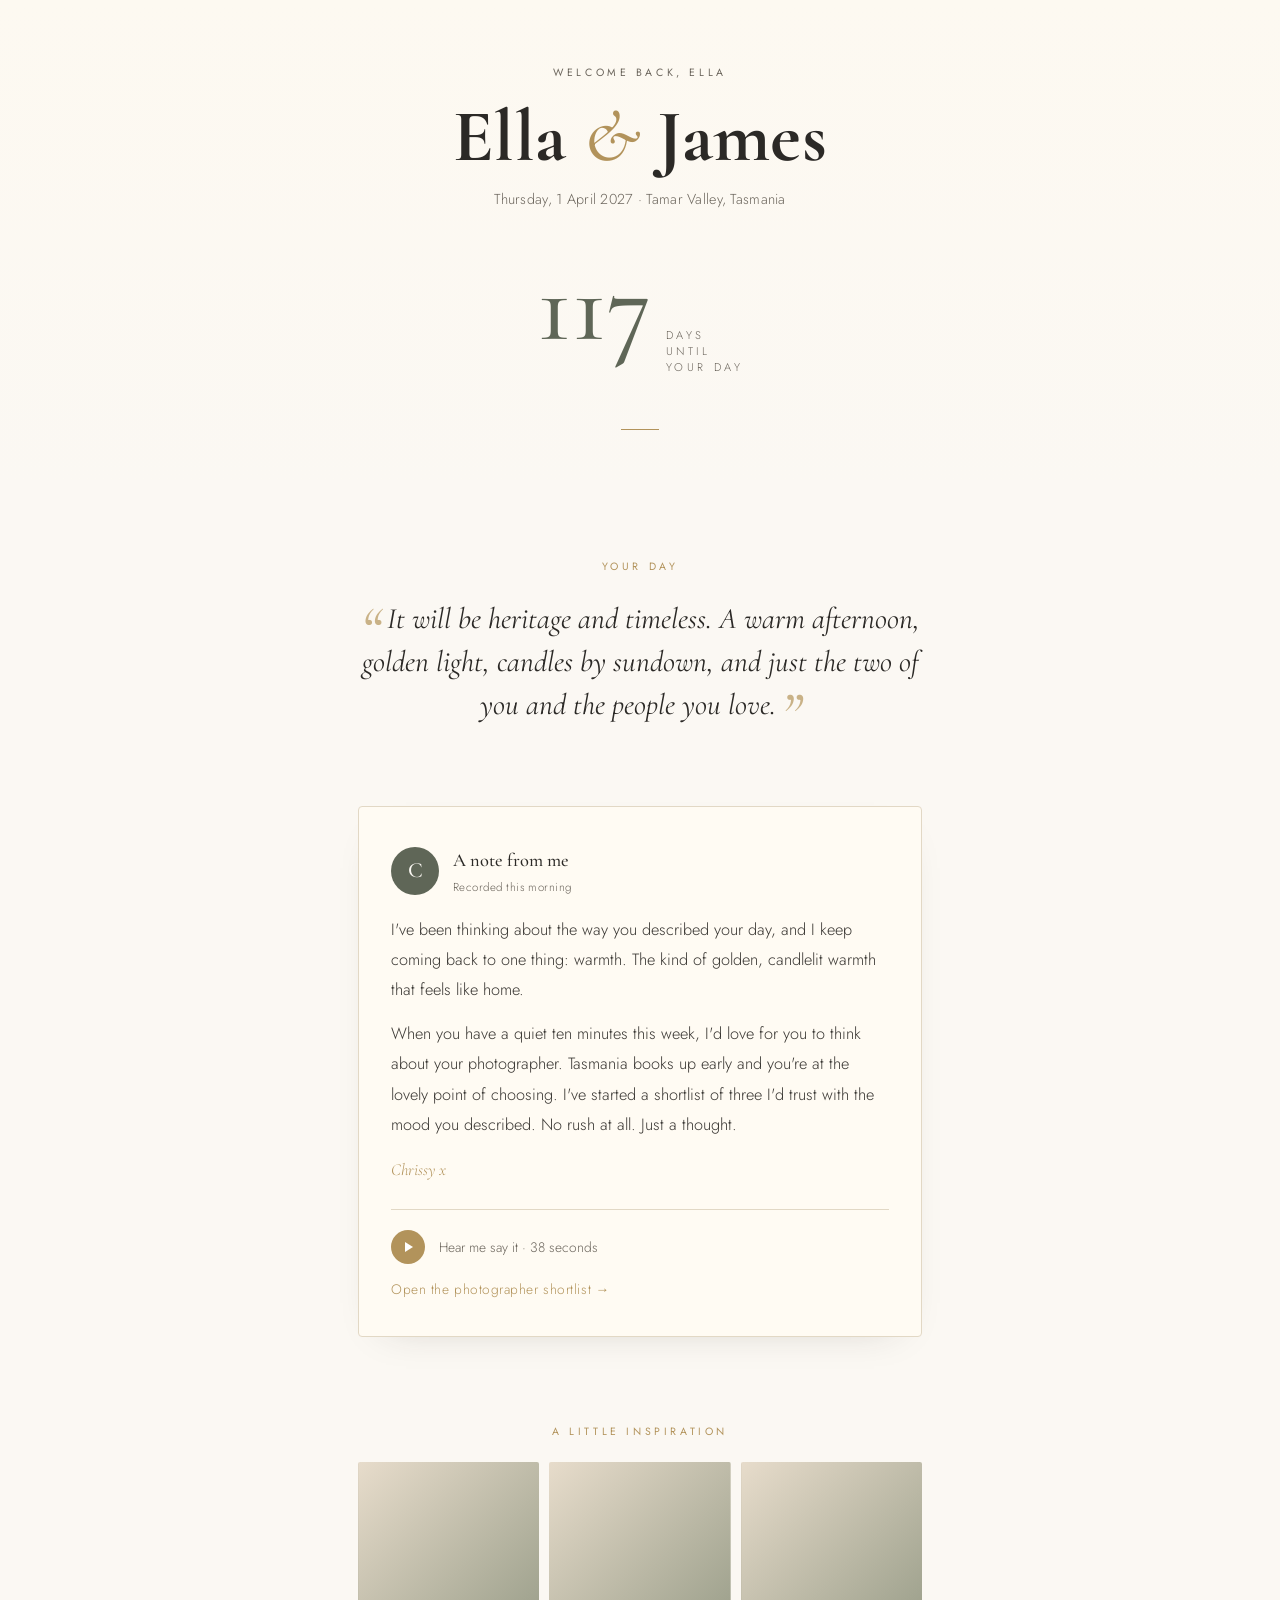
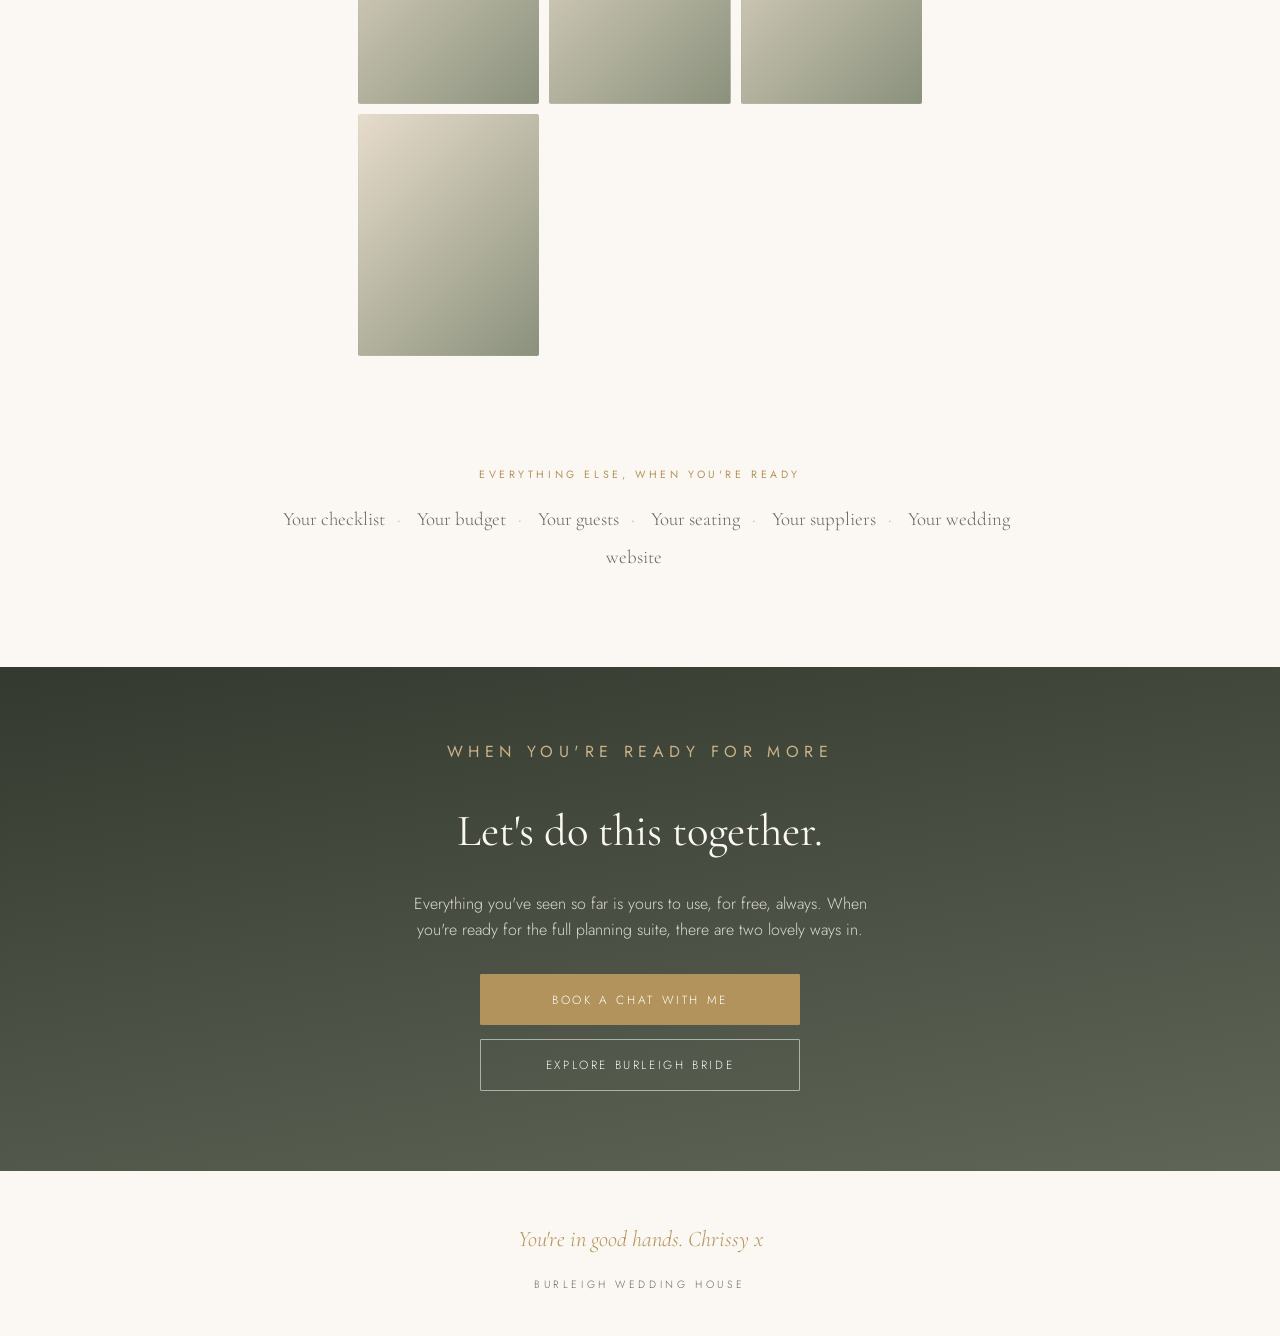
<file: features/your-wedding/index.html>
<!DOCTYPE html>
<html lang="en-AU">
<head>
<meta charset="UTF-8">
<meta name="viewport" content="width=device-width, initial-scale=1">
<title>Your Wedding — Burleigh Wedding House</title>
<link rel="preconnect" href="https://fonts.googleapis.com">
<link rel="preconnect" href="https://fonts.gstatic.com" crossorigin>
<link href="https://fonts.googleapis.com/css2?family=Cormorant+Garamond:ital,wght@0,400;0,500;1,400&family=Jost:wght@300;400;500&display=swap" rel="stylesheet">
<style>
:root{
  --ivory:#FBF8F3;
  --cream:#F4ECDC;
  --sand:#E7DCCB;
  --blush:#EADFD5;
  --sage:#8A917C;
  --sage-deep:#5F6657;
  --gold:#B2935B;
  --gold-soft:#C9B287;
  --charcoal:#2B2926;
  --stone:#6B655C;
  --line:#E2D8C5;
  --serif:'Cormorant Garamond',Georgia,serif;
  --sans:'Jost','Helvetica Neue',Arial,sans-serif;
}
*{box-sizing:border-box;margin:0;padding:0}
html{scroll-behavior:smooth}
body{
  font-family:var(--sans);
  color:var(--charcoal);
  background:var(--ivory);
  line-height:1.65;
  -webkit-font-smoothing:antialiased;
  font-weight:300;
  font-size:16px;
}
img{display:block;max-width:100%}
a{color:inherit;text-decoration:none;cursor:pointer}
.serif{font-family:var(--serif);font-weight:400}
.eyebrow{
  font-size:.66rem;
  letter-spacing:.34em;
  text-transform:uppercase;
  color:var(--gold);
  font-weight:400;
}
.muted{color:var(--stone)}
.wrap{max-width:620px;margin:0 auto;padding:0 28px}
.wide{max-width:840px;margin:0 auto;padding:0 28px}

/* gentle entrance */
.rise{opacity:0;transform:translateY(14px);animation:rise .9s cubic-bezier(.2,.6,.2,1) forwards}
.rise.d1{animation-delay:.05s}
.rise.d2{animation-delay:.22s}
.rise.d3{animation-delay:.42s}
.rise.d4{animation-delay:.62s}
.rise.d5{animation-delay:.82s}
.rise.d6{animation-delay:1.02s}
.rise.d7{animation-delay:1.22s}
@keyframes rise{to{opacity:1;transform:none}}

/* ---------- top welcome ---------- */
.top{
  text-align:center;
  padding:64px 28px 56px;
  background:linear-gradient(180deg,#FDF9F1 0%,var(--ivory) 100%);
}
.top .greet{color:var(--stone)}
.top h1{
  font-family:var(--serif);
  font-size:clamp(2.8rem,9vw,4.6rem);
  line-height:1.02;
  margin:18px 0 14px;
  letter-spacing:.005em;
}
.top h1 .amp{font-style:italic;color:var(--gold);font-weight:500}
.top .where{color:var(--stone);font-size:.9rem;letter-spacing:.02em}
.count{
  margin-top:42px;
  display:flex;align-items:baseline;justify-content:center;gap:14px;
}
.count .n{
  font-family:var(--serif);
  font-size:clamp(4.2rem,16vw,6.5rem);
  line-height:1;
  color:var(--sage-deep);
  font-weight:500;
}
.count .lbl{
  font-size:.7rem;
  letter-spacing:.32em;
  text-transform:uppercase;
  color:var(--stone);
  max-width:90px;
  text-align:left;
  line-height:1.4;
}
.divider{
  width:38px;height:1px;background:var(--gold);
  margin:54px auto 0;
}

/* ---------- story ---------- */
.story{
  padding:72px 0;
  text-align:center;
}
.story blockquote{
  font-family:var(--serif);
  font-style:italic;
  font-size:clamp(1.4rem,3.6vw,1.85rem);
  line-height:1.45;
  color:var(--charcoal);
  margin-top:22px;
  font-weight:400;
}
.story blockquote::before{content:"\201C";font-size:2.2em;color:var(--gold-soft);line-height:0;vertical-align:-.35em;margin-right:6px}
.story blockquote::after{content:"\201D";font-size:2.2em;color:var(--gold-soft);line-height:0;vertical-align:-.35em;margin-left:4px}

/* ---------- note from Chrissy ---------- */
.note{
  background:#FFFBF3;
  border:1px solid var(--line);
  border-radius:4px;
  padding:38px 32px 34px;
  box-shadow:0 14px 40px -28px rgba(43,41,38,.25);
}
.note .who{
  display:flex;align-items:center;gap:14px;
  margin-bottom:18px;
}
.note .av{
  width:48px;height:48px;border-radius:50%;
  background:var(--sage-deep);color:var(--ivory);
  display:flex;align-items:center;justify-content:center;
  font-family:var(--serif);font-size:1.35rem;font-weight:500;
}
.note .who small{color:var(--stone);font-size:.72rem;letter-spacing:.04em;display:block;margin-top:2px}
.note p{
  font-size:1.02rem;
  line-height:1.85;
  color:#3a3733;
  margin-bottom:14px;
}
.note p:last-of-type{margin-bottom:24px}
.note .sign{font-family:var(--serif);font-style:italic;color:var(--gold);font-size:1.05rem}
.note .actions{
  margin-top:18px;
  padding-top:20px;
  border-top:1px solid var(--line);
  display:flex;flex-direction:column;gap:14px;
}
.voice-pill{
  display:flex;align-items:center;gap:14px;
  font-size:.86rem;color:var(--stone);cursor:pointer;
}
.voice-pill .play{
  width:34px;height:34px;border-radius:50%;
  background:var(--gold);color:#fff;
  display:flex;align-items:center;justify-content:center;
  font-size:.7rem;flex-shrink:0;
}
.voice-pill .play::after{
  content:"";
  display:block;
  width:0;height:0;
  border-left:8px solid #fff;
  border-top:5px solid transparent;
  border-bottom:5px solid transparent;
  margin-left:2px;
}
.voice-pill:hover{color:var(--charcoal)}
.soft-link{
  font-size:.86rem;
  color:var(--gold);
  letter-spacing:.04em;
  border-bottom:1px solid transparent;
  align-self:flex-start;
  transition:border-color .25s;
}
.soft-link:hover{border-bottom-color:var(--gold)}

/* ---------- inspiration ---------- */
.inspire{
  padding:72px 0 60px;
  text-align:center;
}
.inspire .grid{
  display:grid;
  grid-template-columns:repeat(3,1fr);
  gap:10px;
  margin-top:22px;
}
.inspire .ph{
  aspect-ratio:3/4;
  border-radius:2px;
  background:linear-gradient(135deg,var(--sand),var(--sage));
  background-size:cover;
  background-position:center;
}

/* ---------- quiet doors ---------- */
.doors{
  padding:50px 0 90px;
  text-align:center;
}
.doors .list{
  margin-top:18px;
  font-family:var(--serif);
  font-size:1.18rem;
  color:var(--stone);
  line-height:2;
}
.doors .list a{
  color:var(--stone);
  padding:0 12px;
  border-bottom:1px solid transparent;
  transition:color .25s,border-color .25s;
}
.doors .list a:hover{color:var(--charcoal);border-bottom-color:var(--gold-soft)}
.doors .list .dot{color:var(--gold-soft)}

/* ---------- invitation ---------- */
.invite{
  background:linear-gradient(170deg,#34392f 0%,var(--sage-deep) 100%);
  color:var(--ivory);
  padding:72px 0 80px;
  text-align:center;
}
.invite .eyebrow{color:var(--gold-soft)}
.invite h2{
  font-family:var(--serif);
  font-size:clamp(2rem,5vw,2.8rem);
  margin:18px 0 22px;
  font-weight:400;
  color:var(--ivory);
}
.invite p{
  color:rgba(251,248,243,.82);
  max-width:480px;
  margin:0 auto 30px;
  font-size:1rem;
}
.invite .cta{
  display:flex;flex-direction:column;align-items:center;gap:14px;
  max-width:320px;margin:0 auto;
}
.btn{
  display:inline-block;
  width:100%;
  font-family:var(--sans);
  font-size:.74rem;
  letter-spacing:.22em;
  text-transform:uppercase;
  padding:15px 28px;
  border:1px solid var(--gold);
  background:var(--gold);
  color:#fff;
  cursor:pointer;
  text-align:center;
  transition:all .3s;
  border-radius:1px;
}
.btn:hover{background:transparent;color:var(--gold)}
.btn.ghost{background:transparent;color:var(--ivory);border-color:rgba(251,248,243,.55)}
.btn.ghost:hover{background:var(--ivory);color:var(--charcoal);border-color:var(--ivory)}

/* ---------- footer ---------- */
.foot{
  text-align:center;
  padding:50px 28px 40px;
  color:var(--stone);
}
.foot .sign{
  font-family:var(--serif);
  font-style:italic;
  font-size:1.4rem;
  color:var(--gold);
  margin-bottom:12px;
}
.foot small{
  font-size:.66rem;
  letter-spacing:.34em;
  text-transform:uppercase;
}

/* ---------- mobile ---------- */
@media(max-width:520px){
  .inspire .grid{grid-template-columns:repeat(2,1fr)}
  .inspire .ph:nth-child(4){display:none}
  .doors .list{font-size:1.05rem;line-height:2.3}
  .doors .list a{display:inline-block}
  .note{padding:30px 24px 28px}
  .story{padding:56px 0}
}
</style>
</head>
<body>

<!-- top: welcome + names + countdown -->
<header class="top">
  <p class="eyebrow greet rise d1">Welcome back, Ella</p>
  <h1 class="rise d2">Ella <span class="amp">&amp;</span> James</h1>
  <p class="where rise d3">Thursday, 1 April 2027 &middot; Tamar Valley, Tasmania</p>
  <div class="count rise d4">
    <span class="n" id="cdn">312</span>
    <span class="lbl">days<br>until<br>your day</span>
  </div>
  <div class="divider rise d5"></div>
</header>

<!-- the story -->
<section class="story">
  <div class="wrap">
    <p class="eyebrow rise d1">Your day</p>
    <blockquote class="rise d2">It will be heritage and timeless. A warm afternoon, golden light, candles by sundown, and just the two of you and the people you love.</blockquote>
  </div>
</section>

<!-- a note from Chrissy -->
<section style="padding:8px 0 14px">
  <div class="wrap">
    <div class="note rise d1">
      <div class="who">
        <div class="av">C</div>
        <div>
          <b style="font-weight:500;font-family:var(--serif);font-size:1.15rem">A note from me</b>
          <small>Recorded this morning</small>
        </div>
      </div>
      <p>I've been thinking about the way you described your day, and I keep coming back to one thing: warmth. The kind of golden, candlelit warmth that feels like home.</p>
      <p>When you have a quiet ten minutes this week, I'd love for you to think about your photographer. Tasmania books up early and you're at the lovely point of choosing. I've started a shortlist of three I'd trust with the mood you described. No rush at all. Just a thought.</p>
      <p class="sign">Chrissy x</p>
      <div class="actions">
        <div class="voice-pill"><span class="play"></span><span>Hear me say it &middot; 38 seconds</span></div>
        <a class="soft-link">Open the photographer shortlist &rarr;</a>
      </div>
    </div>
  </div>
</section>

<!-- a little inspiration -->
<section class="inspire">
  <div class="wrap">
    <p class="eyebrow rise d1">A little inspiration</p>
    <div class="grid rise d2">
      <div class="ph" data-img="https://images.unsplash.com/photo-1522673607200-164d1b6ce486?auto=format&fit=crop&w=600&q=70"></div>
      <div class="ph" data-img="https://images.unsplash.com/photo-1519225421980-715cb0215aed?auto=format&fit=crop&w=600&q=70"></div>
      <div class="ph" data-img="https://images.unsplash.com/photo-1606800052052-a08af7148866?auto=format&fit=crop&w=600&q=70"></div>
      <div class="ph" data-img="https://images.unsplash.com/photo-1519671482749-fd09be7ccebf?auto=format&fit=crop&w=600&q=70"></div>
    </div>
  </div>
</section>

<!-- quiet doors -->
<section class="doors">
  <div class="wide">
    <p class="eyebrow rise d1">Everything else, when you're ready</p>
    <div class="list rise d2">
      <a>Your checklist</a><span class="dot">&middot;</span>
      <a>Your budget</a><span class="dot">&middot;</span>
      <a>Your guests</a><span class="dot">&middot;</span>
      <a>Your seating</a><span class="dot">&middot;</span>
      <a>Your suppliers</a><span class="dot">&middot;</span>
      <a>Your wedding website</a>
    </div>
  </div>
</section>

<!-- warm invitation -->
<section class="invite">
  <div class="wrap">
    <p class="eyebrow rise d1">When you're ready for more</p>
    <h2 class="rise d2">Let's do this together.</h2>
    <p class="rise d3">Everything you've seen so far is yours to use, for free, always. When you're ready for the full planning suite, there are two lovely ways in.</p>
    <div class="cta rise d4">
      <a class="btn">Book a chat with me</a>
      <a class="btn ghost">Explore Burleigh Bride</a>
    </div>
  </div>
</section>

<!-- footer -->
<footer class="foot">
  <div class="sign">You're in good hands. Chrissy x</div>
  <small>Burleigh Wedding House</small>
</footer>

<script>
// gracefully load real photography on top of the soft gradient placeholders
window.addEventListener('load', function(){
  document.querySelectorAll('[data-img]').forEach(function(el){
    var url = el.getAttribute('data-img');
    var img = new Image();
    img.onload = function(){
      el.style.backgroundImage = "linear-gradient(0deg,rgba(43,41,38,.05),rgba(43,41,38,.05)),url('"+url+"')";
    };
    img.src = url;
  });

  // live-ish countdown to 1 April 2027
  var target = new Date('2027-04-01T00:00:00+10:00');
  var days = Math.max(0, Math.ceil((target - new Date()) / 86400000));
  document.getElementById('cdn').textContent = days;
});
</script>
</body>
</html>
</file>
